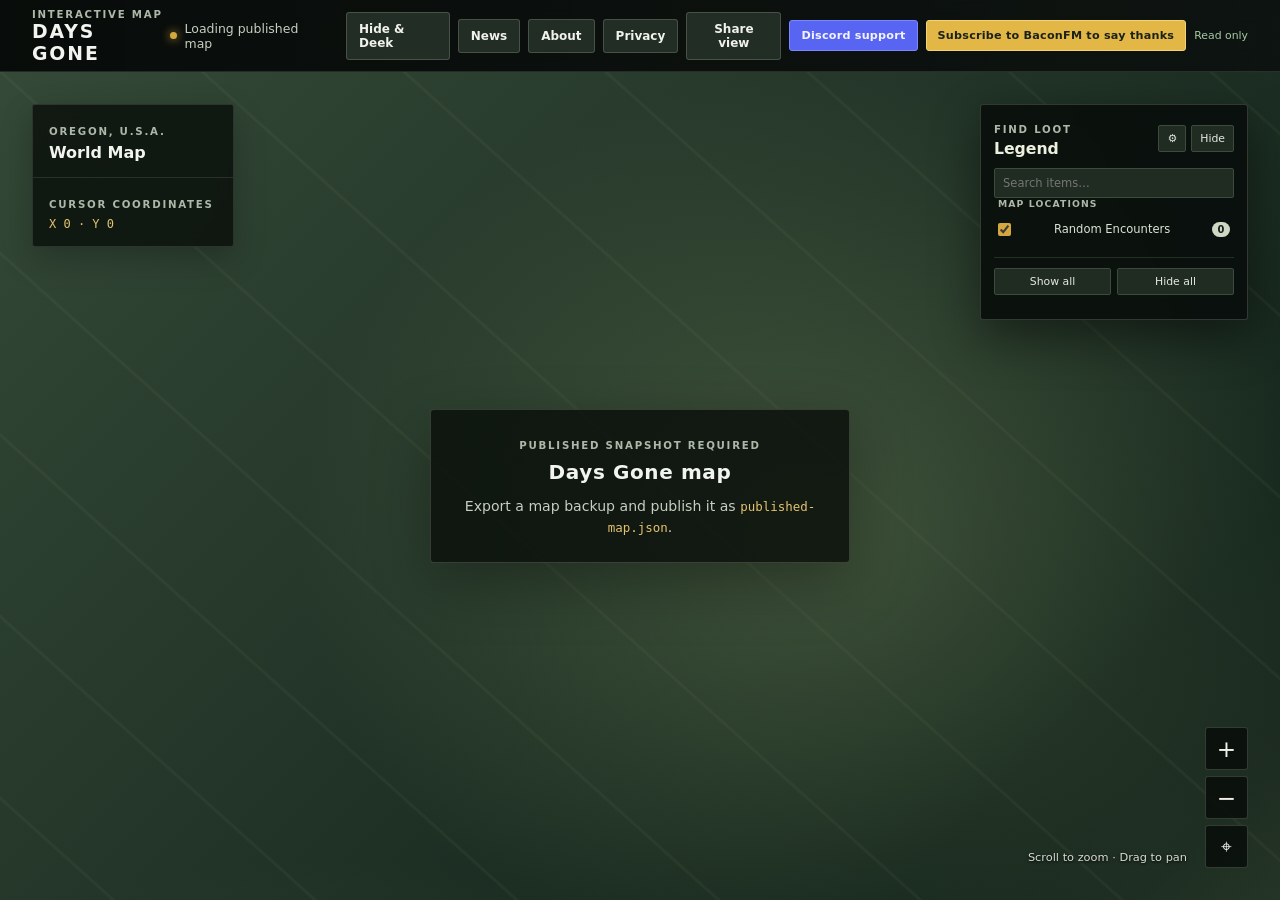
<file: index.html>
<!doctype html>
<html lang="en">
  <head>
    <meta charset="UTF-8" />
    <meta http-equiv="refresh" content="0; url=readonly/" />
    <meta name="viewport" content="width=device-width, initial-scale=1.0" />
    <meta name="description" content="Free Days Gone interactive loot map for finding gear, crafting materials, weapons, throwables, and one-time pickups." />
    <link rel="canonical" href="https://interactivemap.baconfmspeedruns.workers.dev/readonly/" />
    <title>Days Gone Interactive Loot Map</title>
  </head>
  <body>
    <p>Opening the <a href="readonly/">Days Gone map</a>…</p>
  </body>
</html>
</file>
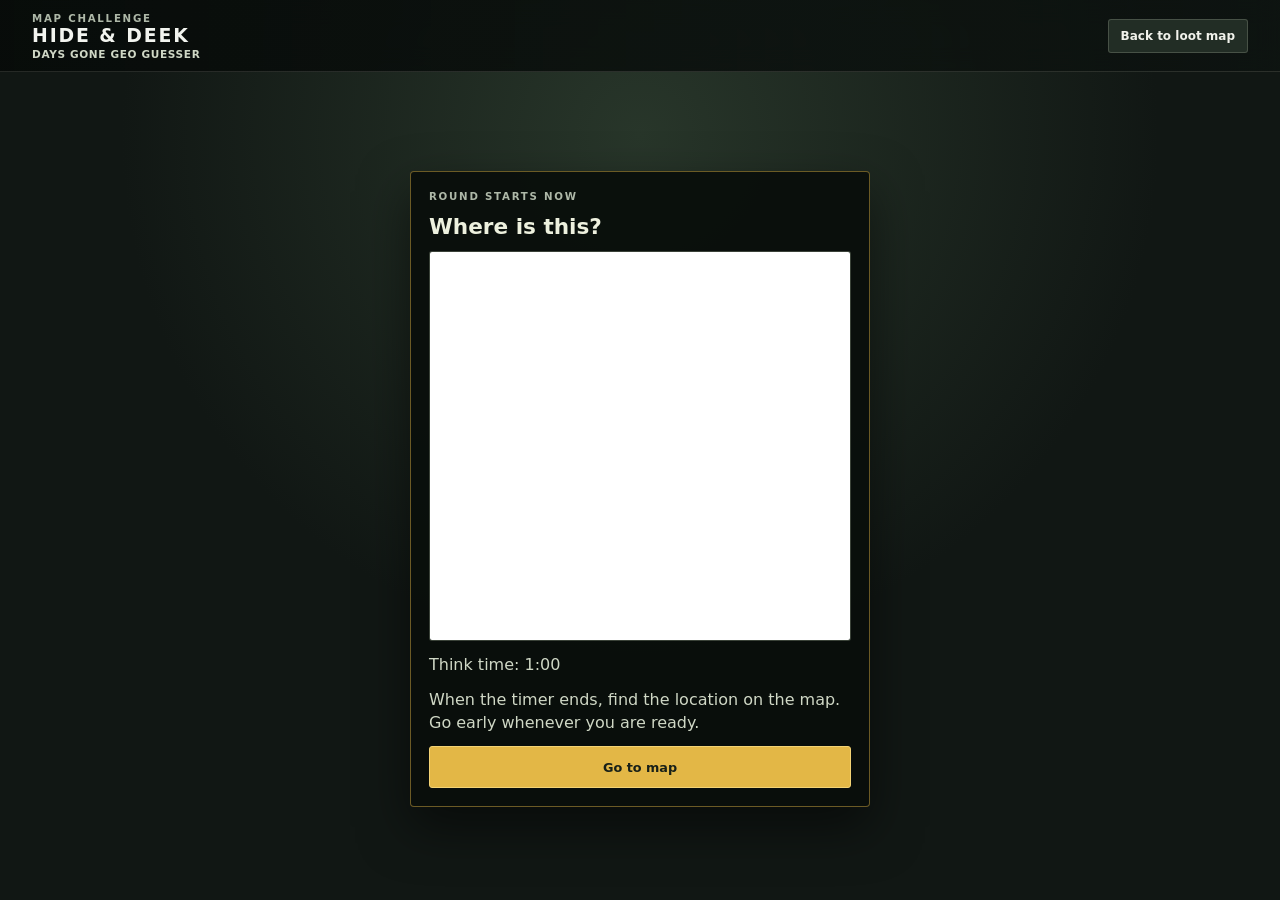
<file: hide-deek/index.html>
<!doctype html>
<html lang="en">
  <head>
    <meta charset="UTF-8" />
    <meta name="viewport" content="width=device-width, initial-scale=1.0" />
    <meta name="theme-color" content="#111714" />
    <meta name="description" content="Hide & Deek is a free Days Gone Geo Guesser game. Watch a loot-location photo or video, then pinpoint it on the Oregon map." />
    <meta name="keywords" content="Days Gone Geo Guesser, Days Gone map game, Days Gone locations, Hide and Deek, Days Gone loot map" />
    <meta name="robots" content="index, follow" />
    <meta property="og:title" content="Hide & Deek — Days Gone Geo Guesser" />
    <meta property="og:description" content="Watch a Days Gone location clue, then guess its exact spot on the Oregon map." />
    <meta property="og:type" content="website" />
    <meta property="og:url" content="https://interactivemap.baconfmspeedruns.workers.dev/hide-deek/" />
    <meta name="twitter:card" content="summary" />
    <title>Hide &amp; Deek — Days Gone Geo Guesser</title>
    <link rel="stylesheet" href="../styles.css" />
    <script type="application/ld+json">
      {
        "@context": "https://schema.org",
        "@type": "WebApplication",
        "name": "Hide & Deek — Days Gone Geo Guesser",
        "applicationCategory": "GameApplication",
        "operatingSystem": "Web",
        "isAccessibleForFree": true,
        "description": "A free Days Gone Geo Guesser game where players watch a map-location clue and identify its location on the Oregon map."
      }
    </script>
  </head>
  <body class="hide-deek-page">
    <main class="map-app">
      <header class="top-bar">
        <div class="brand"><span class="brand__eyebrow">Map Challenge</span><span class="brand__title">Hide &amp; Deek</span><span class="brand__subtitle">Days Gone Geo Guesser</span></div>
        <a class="editor-toggle" href="../readonly/">Back to loot map</a>
      </header>
      <section id="hide-deek-intro" class="hide-deek-intro" aria-live="polite">
        <div class="hide-deek-intro__card">
          <span class="map-hud__label">Round starts now</span>
          <h1>Where is this?</h1>
          <div id="hide-deek-media" class="hide-deek-intro__media" aria-label="Mystery Days Gone loot location"></div>
          <p id="hide-deek-thinking">Think time: 1:00</p>
          <p>When the timer ends, find the location on the map. Go early whenever you are ready.</p>
          <button id="hide-deek-go" type="button">Go to map</button>
        </div>
      </section>
      <section id="map-shell" class="map-shell" aria-label="Hide and Deek map" hidden>
        <div id="map-viewport" class="map-viewport" tabindex="0" aria-label="Click the map to make your guess"><div id="map-canvas" class="map-canvas"></div></div>
        <aside class="map-hud hide-deek-hud"><div class="map-hud__section"><span class="map-hud__label">Guess timer</span><strong id="hide-deek-round-timer">5:00</strong></div></aside>
        <aside class="hide-deek-game-panel"><span class="map-hud__label">Hide &amp; Deek</span><strong id="hide-deek-game-title">Find the photo location</strong><p id="hide-deek-game-message">Click the map to lock in your guess.</p><button id="hide-deek-next" type="button" hidden>Next round</button></aside>
        <nav class="map-controls" aria-label="Map navigation"><button id="zoom-in" class="map-control" type="button" aria-label="Zoom in">+</button><button id="zoom-out" class="map-control" type="button" aria-label="Zoom out">−</button><button id="reset-view" class="map-control map-control--reset" type="button" aria-label="Reset map view">⌖</button></nav>
      </section>
    </main>
    <script type="module" src="../src/hide-deek.js"></script>
  </body>
</html>
</file>
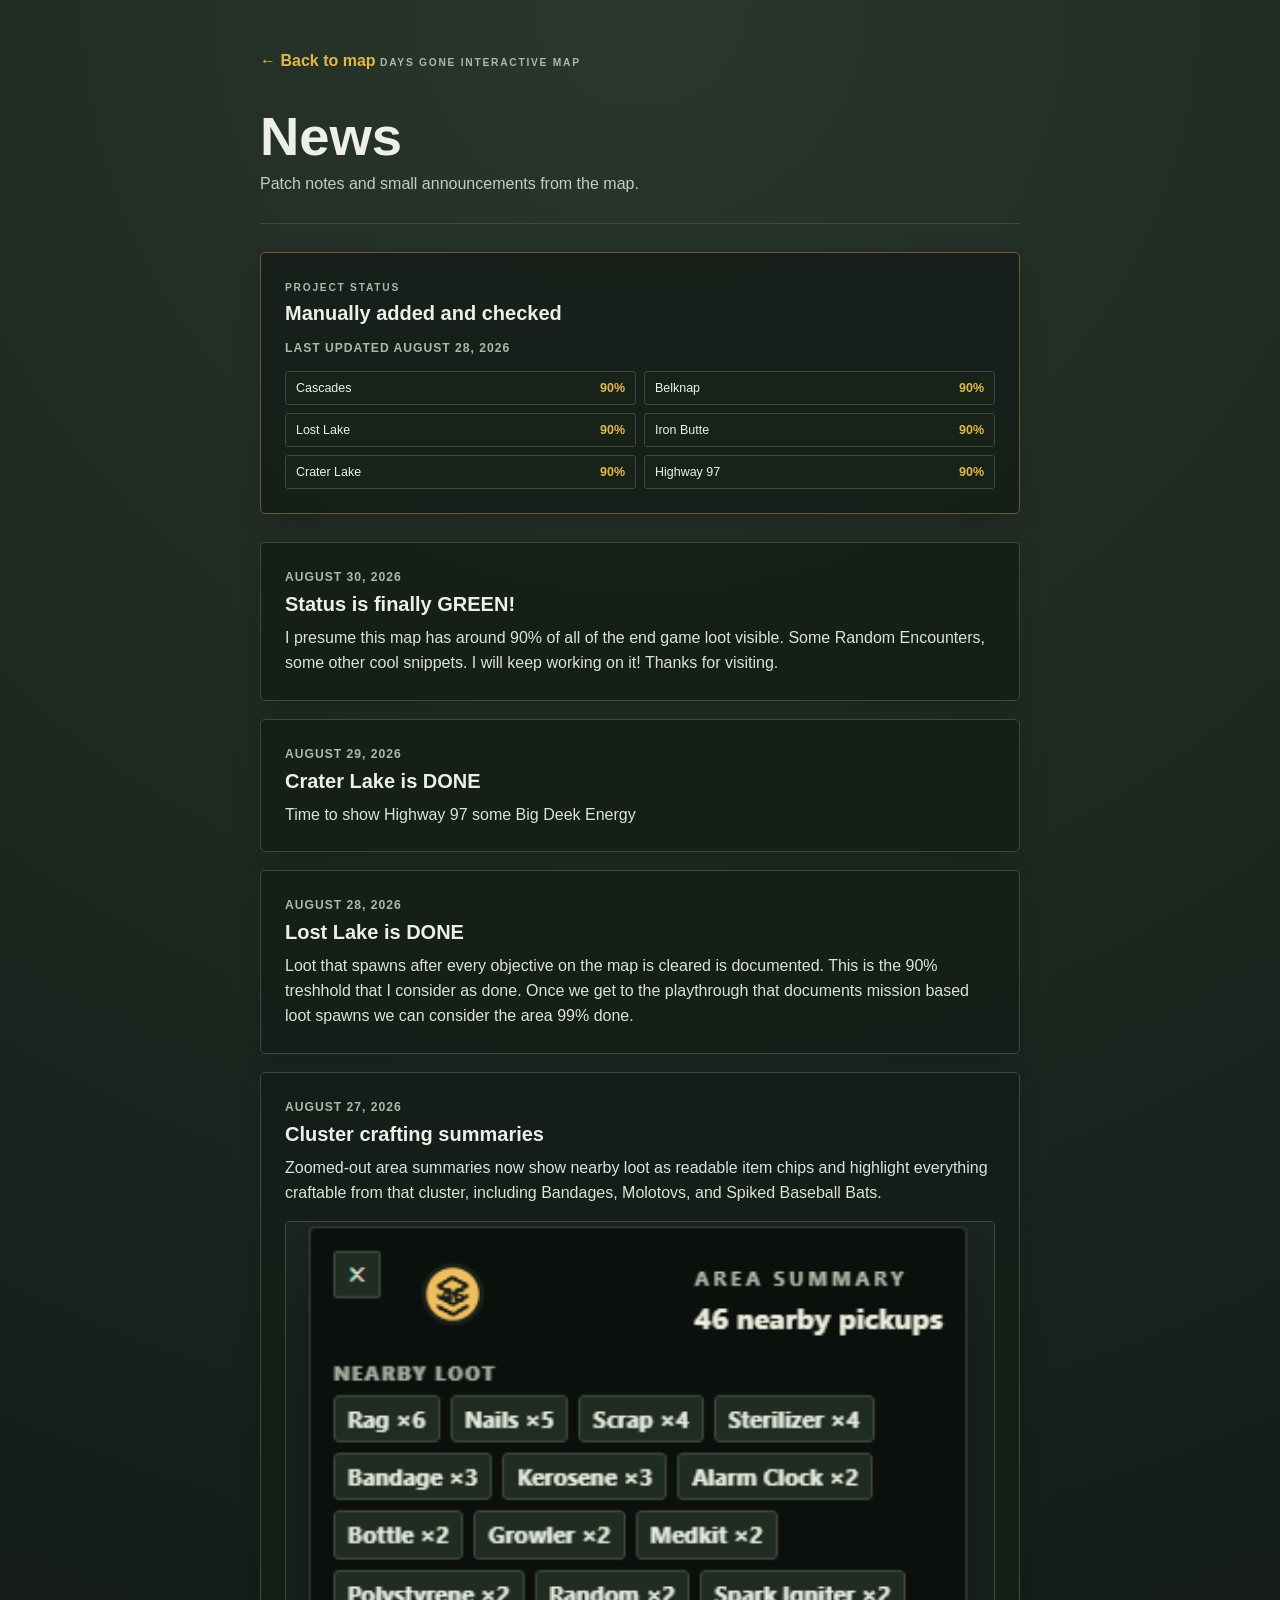
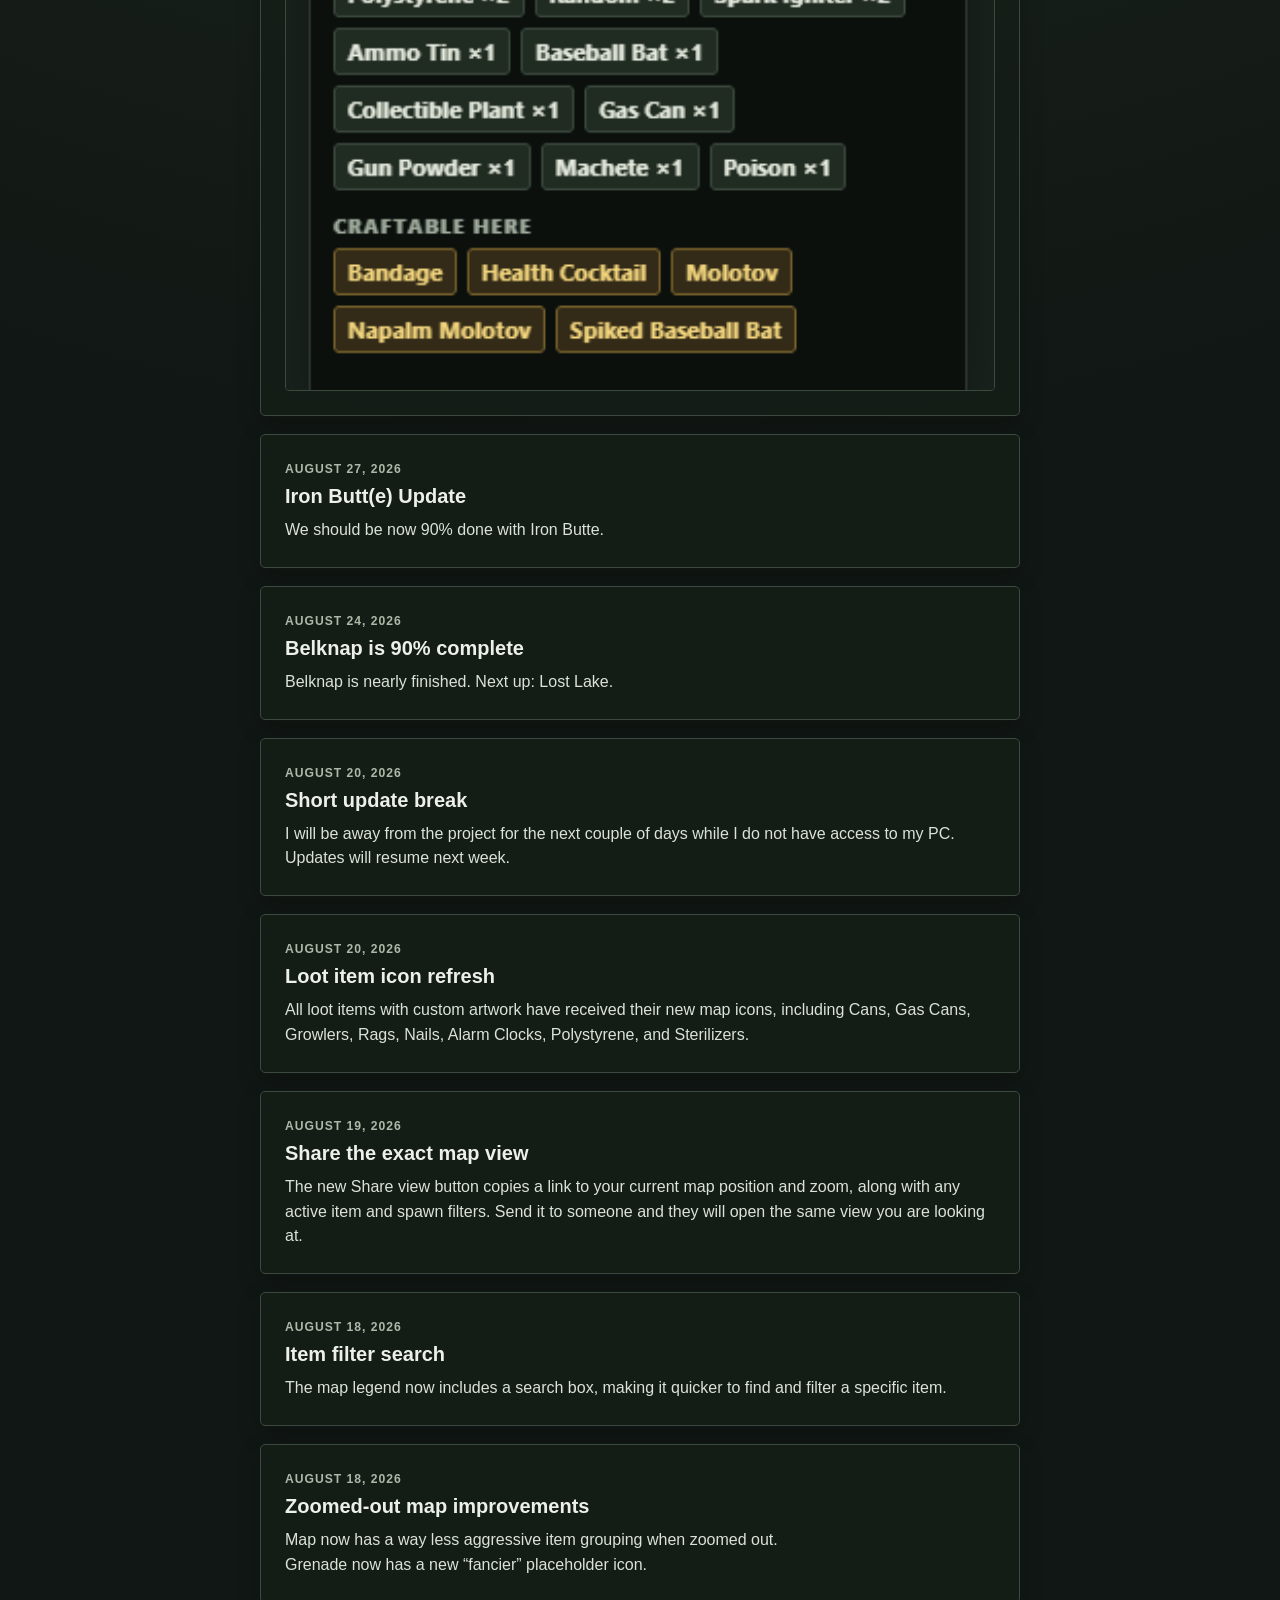
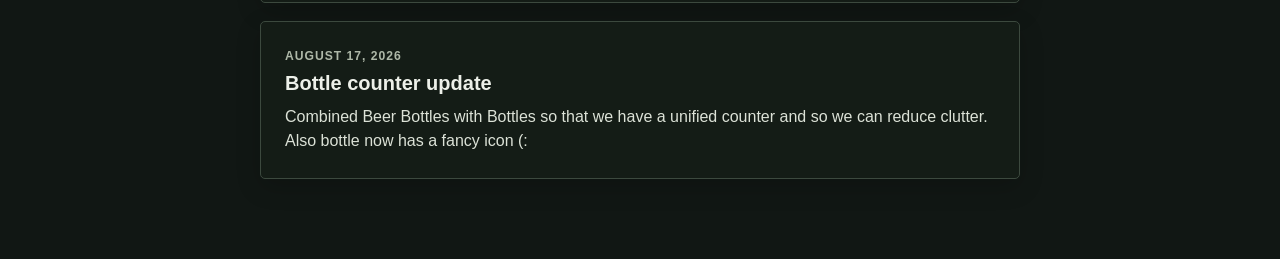
<file: news/index.html>
<!doctype html>
<html lang="en">
  <head>
    <meta charset="UTF-8" />
    <meta name="viewport" content="width=device-width, initial-scale=1.0" />
    <meta name="theme-color" content="#111714" />
    <meta name="description" content="Patch notes and announcements for the Days Gone Interactive Loot Map." />
    <link rel="canonical" href="https://interactivemap.baconfmspeedruns.workers.dev/news/" />
    <title>News — Days Gone Interactive Loot Map</title>
    <link rel="stylesheet" href="../styles.css" />
  </head>
  <body class="news-page">
    <main class="news-page__content">
      <header class="news-page__header">
        <a class="news-page__back" href="../readonly/">← Back to map</a>
        <span class="brand__eyebrow">Days Gone Interactive Map</span>
        <h1>News</h1>
        <p>Patch notes and small announcements from the map.</p>
      </header>
      <section class="project-status" aria-labelledby="project-status-heading">
        <div>
          <span class="brand__eyebrow">Project status</span>
          <h2 id="project-status-heading">Manually added and checked</h2>
        </div>
        <p id="project-status-updated" class="project-status__updated"></p>
        <div id="project-status-regions" class="project-status__regions"></div>
      </section>
      <section id="news-list" class="news-list" aria-label="News posts"></section>
    </main>
    <script type="module" src="news.js"></script>
  </body>
</html>
</file>
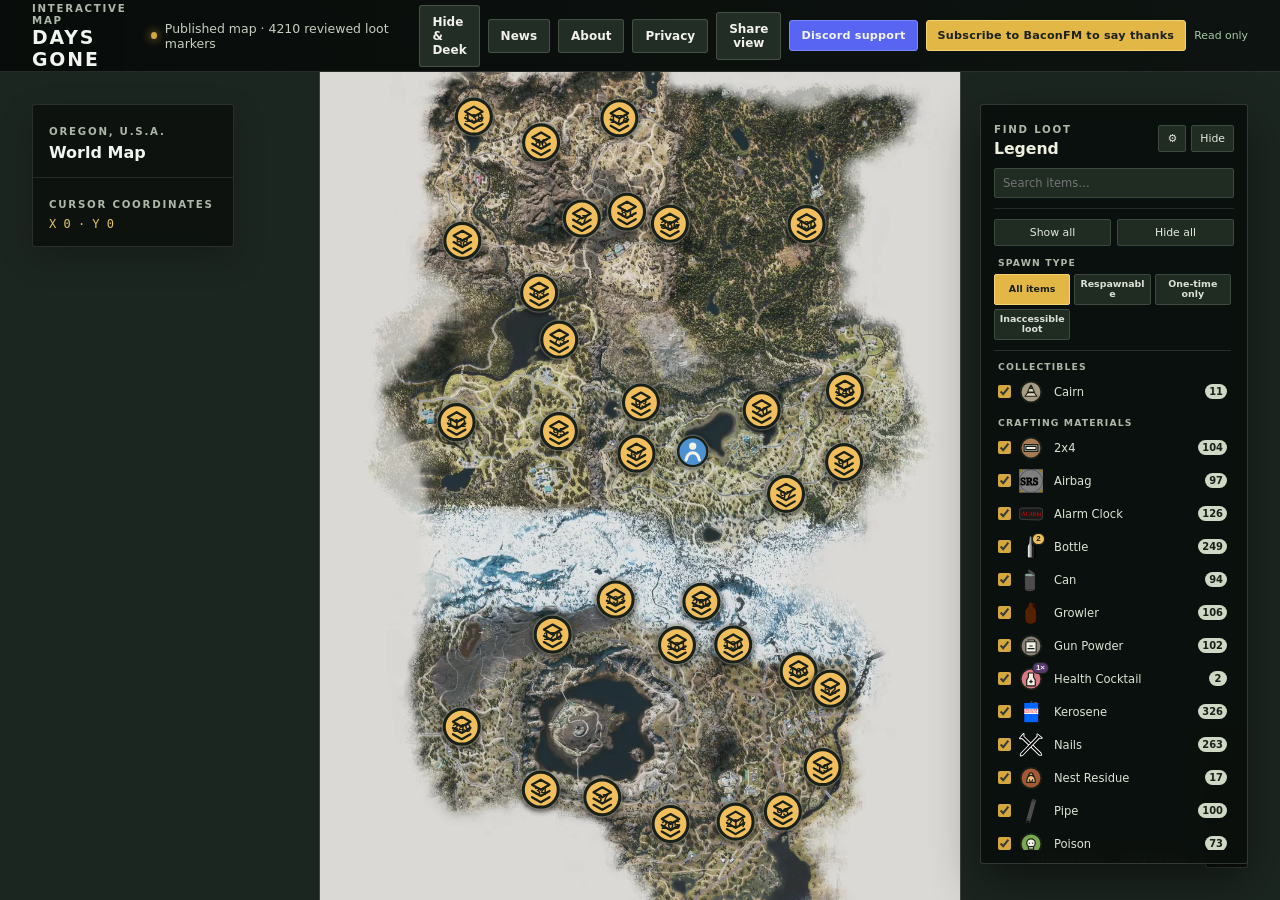
<file: readonly/index.html>
<!doctype html>
<html lang="en">
  <head>
    <meta charset="UTF-8" />
    <meta name="viewport" content="width=device-width, initial-scale=1.0" />
    <meta name="theme-color" content="#111714" />
    <meta name="description" content="Free Days Gone interactive loot map for finding gear, crafting materials, weapons, throwables, plants, and one-time pickups across Oregon." />
    <meta name="keywords" content="Days Gone interactive map, Days Gone loot map, Days Gone loot locations, Days Gone weapons, Days Gone crafting materials, Days Gone Oregon map" />
    <meta name="robots" content="index, follow" />
    <link rel="canonical" href="https://interactivemap.baconfmspeedruns.workers.dev/readonly/" />
    <meta property="og:title" content="Days Gone Interactive Loot Map" />
    <meta property="og:description" content="Find Days Gone loot, gear, crafting materials, weapons and one-time pickups on an interactive Oregon map." />
    <meta property="og:type" content="website" />
    <meta property="og:url" content="https://interactivemap.baconfmspeedruns.workers.dev/readonly/" />
    <meta name="twitter:card" content="summary" />
    <title>Days Gone Interactive Loot Map — Gear &amp; Locations</title>
    <link rel="stylesheet" href="../styles.css" />
    <script type="application/ld+json">
      {
        "@context": "https://schema.org",
        "@type": "WebApplication",
        "name": "Days Gone Interactive Loot Map",
        "applicationCategory": "GameApplication",
        "operatingSystem": "Web",
        "isAccessibleForFree": true,
        "description": "A free, community-built interactive Days Gone loot map for tracking gear, crafting materials, weapons, throwables and item spawn information across Oregon."
      }
    </script>
  </head>
  <body>
    <main class="map-app">
      <header class="top-bar">
        <div class="brand">
          <span class="brand__eyebrow">Interactive Map</span>
          <span class="brand__title">Days Gone</span>
        </div>
        <div class="top-bar__status" aria-live="polite">
          <span class="status-dot"></span>
          <span id="map-status">Loading published map</span>
        </div>
        <button id="mobile-filters-toggle" class="mobile-top-action" type="button" aria-expanded="false" aria-controls="map-legend">Filters</button>
        <button id="mobile-menu-toggle" class="mobile-top-action mobile-top-action--menu" type="button" aria-expanded="false" aria-controls="top-bar-links" aria-label="Open menu">☰</button>
        <div id="top-bar-links" class="top-bar__links">
          <a class="editor-toggle" href="../hide-deek/">Hide &amp; Deek</a>
          <a class="editor-toggle" href="../news/">News</a>
          <a class="editor-toggle" href="../about.html">About</a>
          <a class="editor-toggle" href="../privacy.html">Privacy</a>
          <button id="share-map" class="editor-toggle" type="button">Share view</button>
          <a class="discord-link" href="https://discord.gg/V8sqdVemgM" target="_blank" rel="noopener noreferrer">Discord support</a>
          <a class="thanks-link" href="https://www.youtube.com/@bacon-fm/" target="_blank" rel="noopener noreferrer">Subscribe to BaconFM to say thanks</a>
          <span class="save-state">Read only</span>
        </div>
      </header>

      <section id="map-shell" class="map-shell" aria-label="Days Gone world map">
        <div id="map-viewport" class="map-viewport" tabindex="0" aria-label="Pan and zoom the map">
          <div id="map-canvas" class="map-canvas"></div>
          <div id="map-empty-state" class="map-empty-state" role="status">
            <span class="map-empty-state__eyebrow">Published snapshot required</span>
            <strong>Days Gone map</strong>
            <p>Export a map backup and publish it as <code>published-map.json</code>.</p>
          </div>
        </div>

        <aside class="map-hud" aria-label="Map information">
          <div class="map-hud__section map-hud__section--title">
            <span class="map-hud__label">Oregon, U.S.A.</span>
            <strong>World Map</strong>
          </div>
          <div class="map-hud__section map-hud__section--coordinates">
            <span class="map-hud__label">Cursor coordinates</span>
            <output id="coordinate-readout">X 0 · Y 0</output>
          </div>
        </aside>

        <aside id="marker-details" class="marker-details" aria-live="polite" hidden>
          <button id="marker-details-close" class="marker-details__close" type="button" aria-label="Close item details">×</button>
          <span id="marker-details-icon" class="marker-details__icon"></span>
          <div>
            <span id="marker-details-type" class="map-hud__label"></span>
            <strong id="marker-details-title"></strong>
          </div>
          <div id="marker-details-description" class="marker-details__description"></div>
          <div id="marker-details-photos" class="marker-details__photos" hidden></div>
        </aside>

        <aside class="map-legend" aria-label="Map legend">
          <div class="map-legend__heading">
            <div>
              <span class="map-hud__label">Find loot</span>
              <strong>Legend</strong>
            </div>
            <div class="map-legend__buttons">
              <button id="cluster-settings-toggle" class="map-legend__collapse" type="button" aria-expanded="false" aria-controls="cluster-settings" aria-label="Filter settings" title="Filter settings">⚙</button>
              <button id="legend-toggle" class="map-legend__collapse" type="button" aria-expanded="true" aria-controls="map-legend-search map-legend-items">Hide</button>
            </div>
          </div>
          <div id="cluster-settings" class="cluster-settings" hidden>
            <label for="filter-text-size">Item text size <output id="filter-text-size-value">100%</output></label>
            <input id="filter-text-size" type="range" min="80" max="250" step="10" value="100" />
            <label for="cluster-zoom">Split item pins at <output id="cluster-zoom-value">95%</output> of maximum zoom</label>
            <input id="cluster-zoom" type="range" min="15" max="100" step="1" value="95" />
          </div>
          <label id="map-legend-search" class="map-legend__search">
            <input id="legend-search-input" type="search" aria-label="Search items" placeholder="Search items…" autocomplete="off" />
          </label>
          <section id="map-legend-location-filters" class="map-legend__group" hidden>
            <h2>Map locations</h2>
            <label class="map-legend__item">
              <input id="random-encounters-toggle" type="checkbox" checked />
              <span id="random-encounters-icon" class="map-legend__icon"></span>
              <span>Random Encounters</span>
              <span id="random-encounters-count" class="map-legend__count">0</span>
            </label>
            <div id="random-encounter-kind-filters"></div>
          </section>
          <div class="map-legend__actions">
            <button id="legend-show-all" type="button">Show all</button>
            <button id="legend-hide-all" type="button">Hide all</button>
          </div>
          <div id="map-legend-items" class="map-legend__items"></div>
        </aside>

        <nav class="map-controls" aria-label="Map navigation">
          <button id="zoom-in" class="map-control" type="button" aria-label="Zoom in">+</button>
          <button id="zoom-out" class="map-control" type="button" aria-label="Zoom out">−</button>
          <button id="reset-view" class="map-control map-control--reset" type="button" aria-label="Reset map view">⌖</button>
        </nav>

        <p class="map-hint">Scroll to zoom · Drag to pan</p>
      </section>
    </main>

    <script type="module" src="../src/public-map.js"></script>
  </body>
</html>
</file>
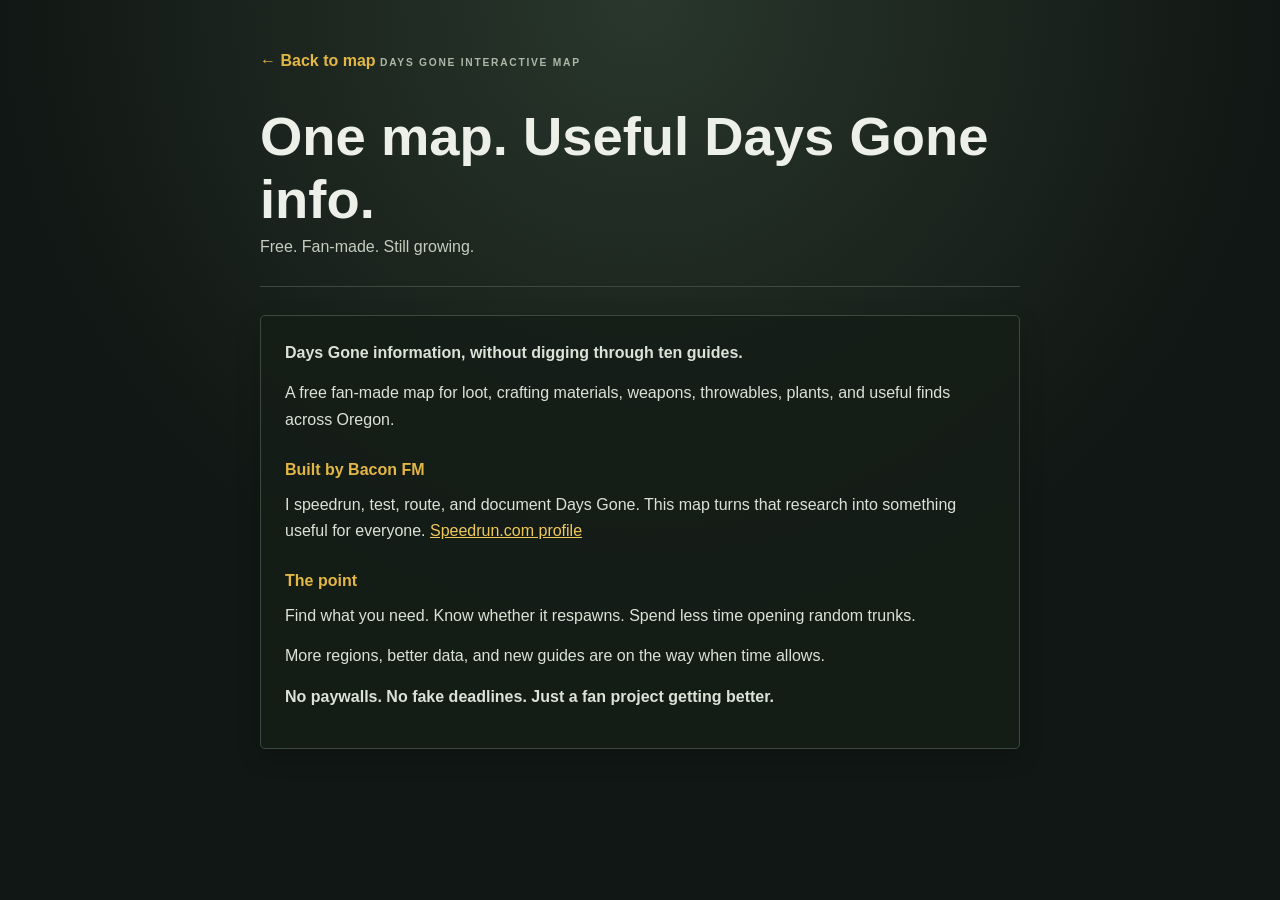
<file: about.html>
<!doctype html>
<html lang="en">
  <head>
    <meta charset="UTF-8" />
    <meta name="viewport" content="width=device-width, initial-scale=1.0" />
    <meta name="theme-color" content="#111714" />
    <meta name="description" content="A free, fan-made Days Gone loot map built by Bacon FM." />
    <link rel="canonical" href="https://interactivemap.baconfmspeedruns.workers.dev/about.html" />
    <title>About — Days Gone Interactive Loot Map</title>
    <link rel="stylesheet" href="styles.css" />
  </head>
  <body class="news-page about-page">
    <main class="news-page__content">
      <header class="news-page__header">
        <a class="news-page__back" href="readonly/">← Back to map</a>
        <span class="brand__eyebrow">Days Gone Interactive Map</span>
        <h1>One map. Useful Days Gone info.</h1>
        <p>Free. Fan-made. Still growing.</p>
      </header>

      <article id="about-content" class="about-content" aria-live="polite">
        <p>Loading the project overview…</p>
      </article>
    </main>
    <script type="module">
      const content = document.querySelector("#about-content");
      const escapeHtml = (value) => value.replaceAll("&", "&amp;").replaceAll("<", "&lt;").replaceAll(">", "&gt;");
      const inline = (value) => escapeHtml(value)
        .replace(/\[([^\]]+)]\((https?:\/\/[^\s)]+)\)/g, '<a href="$2" target="_blank" rel="noopener noreferrer">$1</a>')
        .replace(/\*\*([^*]+)\*\*/g, "<strong>$1</strong>")
        .replace(/\*([^*]+)\*/g, "<em>$1</em>");
      const markdown = await fetch("about.txt").then((response) => response.ok ? response.text() : Promise.reject());
      let listOpen = false;
      const blocks = [];
      markdown.split(/\r?\n/).forEach((line, index) => {
        const closeList = () => { if (listOpen) { blocks.push("</ul>"); listOpen = false; } };
        if (!line.trim()) return;
        if (line === "---") { closeList(); blocks.push("<hr>"); return; }
        if (line.startsWith("- ")) { if (!listOpen) { blocks.push("<ul>"); listOpen = true; } blocks.push(`<li>${inline(line.slice(2))}</li>`); return; }
        closeList();
        if (line.startsWith("# ")) { if (index) blocks.push(`<h2>${inline(line.slice(2))}</h2>`); return; }
        if (line.startsWith("## ")) { blocks.push(`<h3>${inline(line.slice(3))}</h3>`); return; }
        if (line.startsWith("> ")) { blocks.push(`<blockquote>${inline(line.slice(2))}</blockquote>`); return; }
        blocks.push(`<p>${inline(line)}</p>`);
      });
      if (listOpen) blocks.push("</ul>");
      content.innerHTML = blocks.join("");
    </script>
  </body>
</html>
</file>
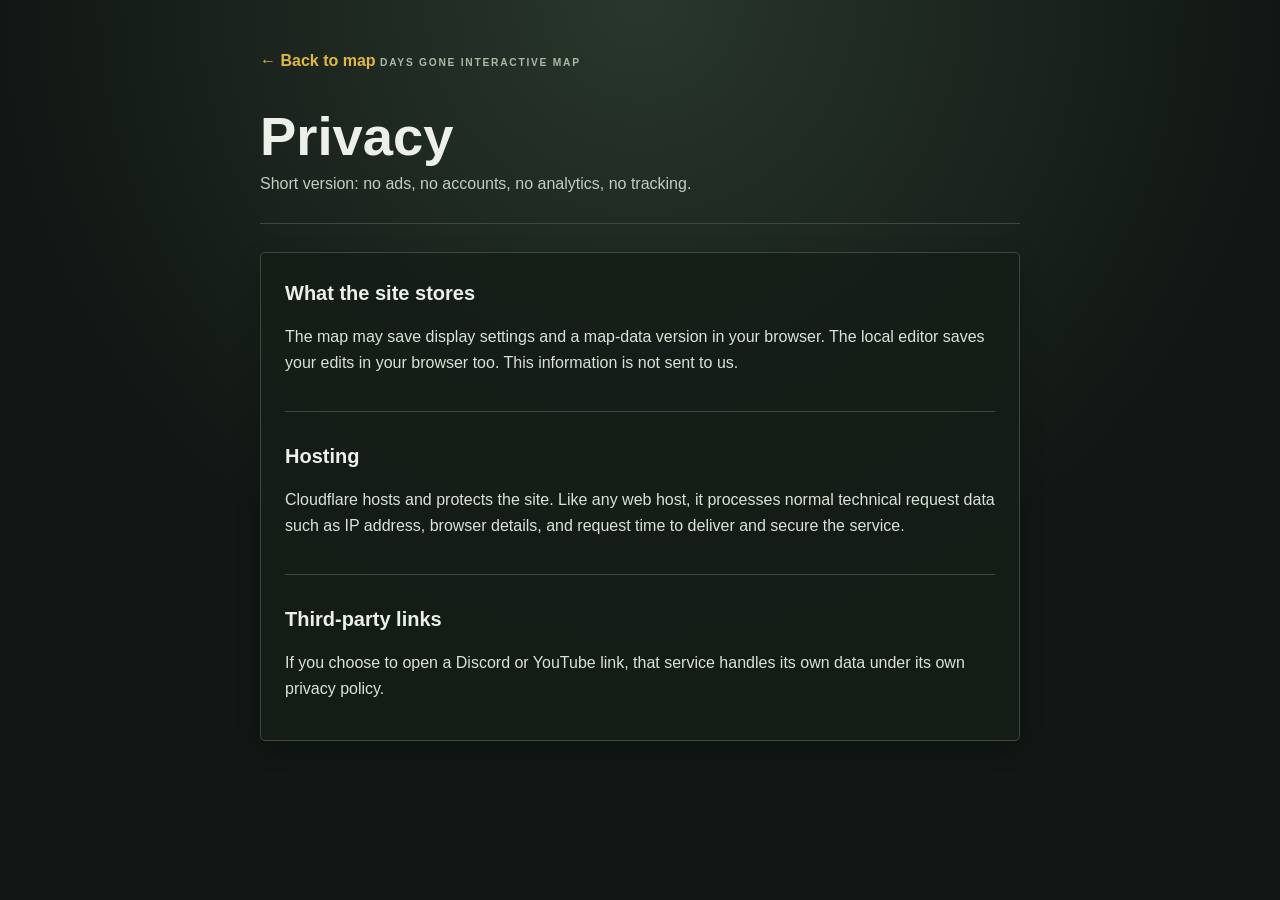
<file: privacy.html>
<!doctype html>
<html lang="en">
  <head>
    <meta charset="UTF-8" />
    <meta name="viewport" content="width=device-width, initial-scale=1.0" />
    <meta name="theme-color" content="#111714" />
    <meta name="description" content="Privacy information for the Days Gone Interactive Loot Map." />
    <title>Privacy — Days Gone Interactive Loot Map</title>
    <link rel="stylesheet" href="styles.css" />
  </head>
  <body class="news-page about-page">
    <main class="news-page__content">
      <header class="news-page__header">
        <a class="news-page__back" href="readonly/">← Back to map</a>
        <span class="brand__eyebrow">Days Gone Interactive Map</span>
        <h1>Privacy</h1>
        <p>Short version: no ads, no accounts, no analytics, no tracking.</p>
      </header>
      <article class="about-content">
        <h2>What the site stores</h2>
        <p>The map may save display settings and a map-data version in your browser. The local editor saves your edits in your browser too. This information is not sent to us.</p>
        <h2>Hosting</h2>
        <p>Cloudflare hosts and protects the site. Like any web host, it processes normal technical request data such as IP address, browser details, and request time to deliver and secure the service.</p>
        <h2>Third-party links</h2>
        <p>If you choose to open a Discord or YouTube link, that service handles its own data under its own privacy policy.</p>
      </article>
    </main>
  </body>
</html>
</file>
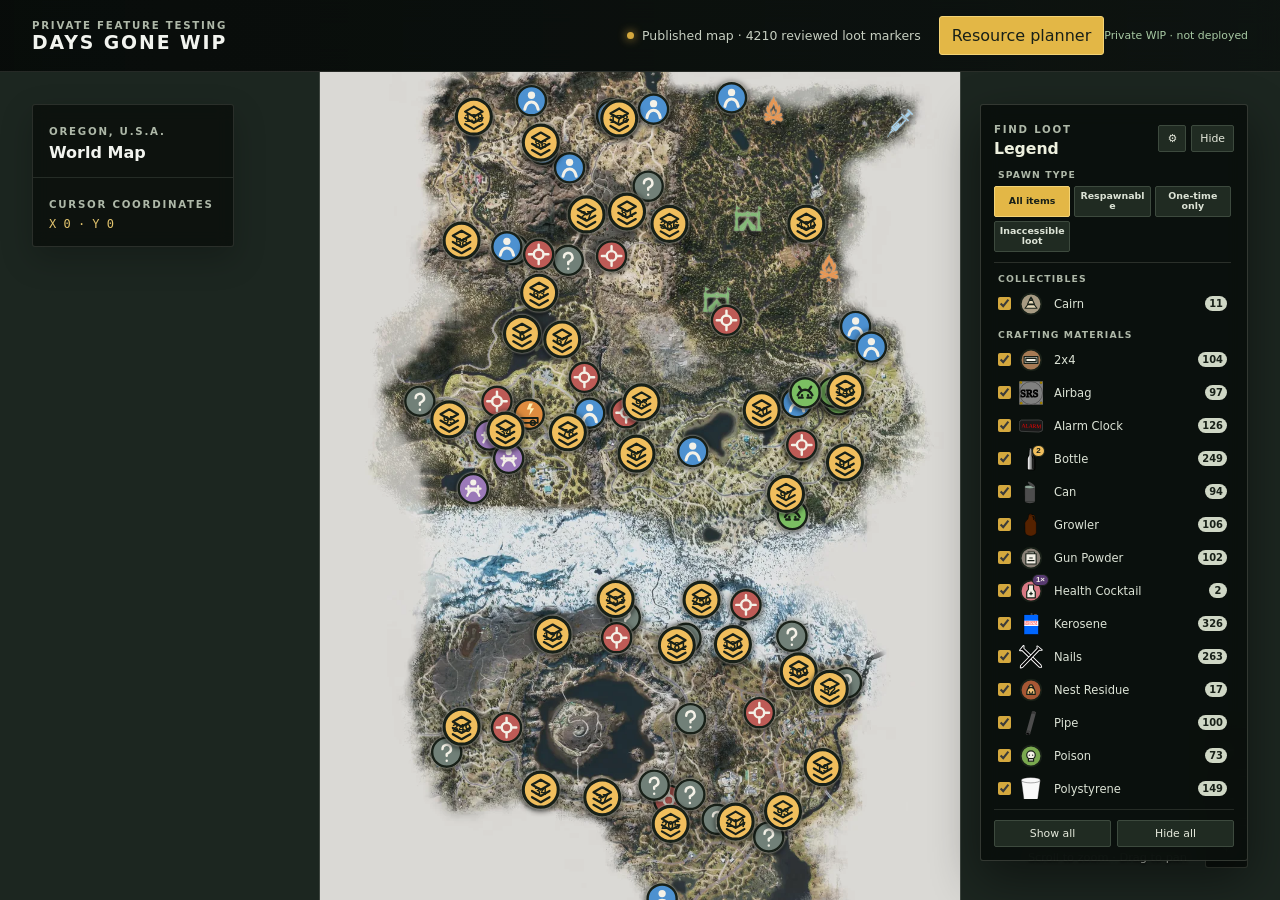
<file: WIP/interactivewip.html>
<!doctype html>
<html lang="en">
  <head>
    <meta charset="UTF-8" />
    <meta name="viewport" content="width=device-width, initial-scale=1.0" />
    <meta name="theme-color" content="#111714" />
    <meta name="description" content="Private work-in-progress test map for Days Gone resource planning and fast travel." />
    <meta name="robots" content="noindex, nofollow" />
    <title>Days Gone Interactive Map — WIP</title>
    <link rel="stylesheet" href="../styles.css" />
  </head>
  <body>
    <main class="map-app">
      <header class="top-bar">
        <div class="brand">
          <span class="brand__eyebrow">Private feature testing</span>
          <span class="brand__title">Days Gone WIP</span>
        </div>
        <div class="top-bar__status" aria-live="polite">
          <span class="status-dot"></span>
          <span id="map-status">Loading published map</span>
        </div>
        <button id="planner-toggle" class="planner-toggle" type="button" aria-expanded="false" aria-controls="resource-planner">Resource planner</button>
        <span class="save-state">Private WIP · not deployed</span>
      </header>

      <section id="map-shell" class="map-shell" aria-label="Days Gone world map">
        <div id="map-viewport" class="map-viewport" tabindex="0" aria-label="Pan and zoom the map">
          <div id="map-canvas" class="map-canvas"></div>
          <div id="map-empty-state" class="map-empty-state" role="status">
            <span class="map-empty-state__eyebrow">Published snapshot required</span>
            <strong>Days Gone map</strong>
            <p>Export a map backup and publish it as <code>published-map.json</code>.</p>
          </div>
        </div>

        <aside class="map-hud" aria-label="Map information">
          <div class="map-hud__section map-hud__section--title">
            <span class="map-hud__label">Oregon, U.S.A.</span>
            <strong>World Map</strong>
          </div>
          <div class="map-hud__section map-hud__section--coordinates">
            <span class="map-hud__label">Cursor coordinates</span>
            <output id="coordinate-readout">X 0 · Y 0</output>
          </div>
        </aside>

        <aside id="marker-details" class="marker-details" aria-live="polite" hidden>
          <button id="marker-details-close" class="marker-details__close" type="button" aria-label="Close item details">×</button>
          <span id="marker-details-icon" class="marker-details__icon"></span>
          <div>
            <span id="marker-details-type" class="map-hud__label"></span>
            <strong id="marker-details-title"></strong>
          </div>
          <p id="marker-details-description"></p>
          <div id="marker-details-photos" class="marker-details__photos" hidden></div>
        </aside>

        <aside id="resource-planner" class="resource-planner" aria-label="GPS resource planner" hidden>
          <div class="resource-planner__heading">
            <div><span class="map-hud__label">GPS / Resource planner</span><strong>Find what you need</strong></div>
            <button id="planner-close" class="map-legend__collapse" type="button" aria-label="Close resource planner">×</button>
          </div>
          <p class="resource-planner__intro">Add raw resources or craftable gear, then choose where you are to rank nearby loot zones.</p>
          <div class="resource-planner__add">
            <select id="planner-request" aria-label="Resource or crafted item"></select>
            <input id="planner-quantity" type="number" min="1" max="99" value="1" aria-label="Quantity" />
            <button id="planner-add" type="button">Add</button>
          </div>
          <div id="planner-requests" class="resource-planner__requests" aria-live="polite"></div>
          <button id="planner-set-start" class="resource-planner__start" type="button">Set my map position</button>
          <p id="planner-start-readout" class="resource-planner__start-readout">Start point: map centre</p>
          <label class="resource-planner__fast-travel-label" for="fast-travel-name">Fast travel test point</label>
          <div class="resource-planner__add">
            <input id="fast-travel-name" type="text" maxlength="60" placeholder="e.g. Lost Lake camp" />
            <span></span>
            <button id="fast-travel-add" type="button">Place</button>
          </div>
          <div id="fast-travel-points" class="resource-planner__requests"></div>
          <button id="planner-run" class="resource-planner__run" type="button">Find best loot zones</button>
          <div id="planner-requirements" class="resource-planner__requirements" hidden></div>
          <div id="planner-results" class="resource-planner__results" hidden></div>
        </aside>


        <aside class="map-legend" aria-label="Map legend">
          <div class="map-legend__heading">
            <div>
              <span class="map-hud__label">Find loot</span>
              <strong>Legend</strong>
            </div>
            <div class="map-legend__buttons">
              <button id="cluster-settings-toggle" class="map-legend__collapse" type="button" aria-expanded="false" aria-controls="cluster-settings" aria-label="Cluster settings">⚙</button>
              <button id="legend-toggle" class="map-legend__collapse" type="button" aria-expanded="true" aria-controls="map-legend-items">Hide</button>
            </div>
          </div>
          <div id="cluster-settings" class="cluster-settings" hidden>
            <label for="cluster-zoom">Split item pins at <output id="cluster-zoom-value">95%</output> of maximum zoom</label>
            <input id="cluster-zoom" type="range" min="15" max="100" step="1" value="95" />
          </div>
          <div id="map-legend-items" class="map-legend__items"></div>
          <div class="map-legend__actions">
            <button id="legend-show-all" type="button">Show all</button>
            <button id="legend-hide-all" type="button">Hide all</button>
          </div>
        </aside>

        <nav class="map-controls" aria-label="Map navigation">
          <button id="zoom-in" class="map-control" type="button" aria-label="Zoom in">+</button>
          <button id="zoom-out" class="map-control" type="button" aria-label="Zoom out">−</button>
          <button id="reset-view" class="map-control map-control--reset" type="button" aria-label="Reset map view">⌖</button>
        </nav>

        <p class="map-hint">Scroll to zoom · Drag to pan</p>
      </section>
    </main>

    <script type="module" src="../src/wip-map.js"></script>
  </body>
</html>
</file>
<file: styles.css>
:root {
  color-scheme: dark;
  font-family: Inter, ui-sans-serif, system-ui, -apple-system, BlinkMacSystemFont, "Segoe UI", sans-serif;
  background: #0b100e;
  color: #f2f4ef;
}

* { box-sizing: border-box; }

body { margin: 0; min-width: 320px; min-height: 100vh; }

button, output { font: inherit; }

.map-app { min-height: 100vh; background: #111714; }

.top-bar {
  position: fixed;
  z-index: 10;
  top: 0;
  left: 0;
  right: 0;
  height: 72px;
  display: flex;
  align-items: center;
  justify-content: space-between;
  padding: 0 32px;
  background: linear-gradient(90deg, rgb(8 12 10 / 96%), rgb(13 19 16 / 78%));
  border-bottom: 1px solid rgb(235 239 223 / 13%);
  backdrop-filter: blur(12px);
}
.top-bar__links { display: flex; align-items: center; gap: 8px; }
.mobile-top-action { display: none; }

.brand { display: grid; color: inherit; text-decoration: none; text-transform: uppercase; }
.brand__eyebrow, .map-hud__label, .map-empty-state__eyebrow { color: #aeb8a8; font-size: 0.64rem; font-weight: 700; letter-spacing: 0.17em; text-transform: uppercase; }
.brand__title { font-size: 1.18rem; font-weight: 850; letter-spacing: 0.1em; }

.top-bar__status { display: flex; align-items: center; gap: 8px; margin-left: auto; margin-right: 18px; color: #c6cec0; font-size: 0.78rem; }
.status-dot { width: 7px; height: 7px; border-radius: 50%; background: #d4a83e; box-shadow: 0 0 10px #d4a83e; }
.thanks-link { padding: 8px 11px; color: #1a211a; background: #e3b746; border: 1px solid #f3d375; border-radius: 3px; font-size: 0.7rem; font-weight: 850; letter-spacing: 0.02em; text-decoration: none; white-space: nowrap; }
.thanks-link:hover, .thanks-link:focus-visible { background: #f1c85e; outline: 2px solid #f4d47d; outline-offset: 2px; }
.discord-link { padding: 8px 11px; color: #f3f4ff; background: #5865f2; border: 1px solid #7c86ff; border-radius: 3px; font-size: 0.7rem; font-weight: 850; letter-spacing: 0.02em; text-decoration: none; white-space: nowrap; }
.discord-link:hover, .discord-link:focus-visible { background: #6974f6; outline: 2px solid #9fa6ff; outline-offset: 2px; }

.map-shell { position: relative; min-height: 100vh; padding-top: 72px; overflow: hidden; }
.map-viewport { position: absolute; inset: 72px 0 0; overflow: hidden; cursor: grab; outline: none; touch-action: none; user-select: none; -webkit-user-select: none; background: #1c2620; }
.map-viewport:focus-visible { outline: 2px solid #d4a83e; outline-offset: -2px; }
.map-viewport.is-dragging { cursor: grabbing; }

.map-canvas {
  position: absolute;
  transform-origin: 0 0;
  width: 2048px;
  height: 1536px;
  background-color: #1e2922;
  background-position: center;
  background-size: 100% 100%;
  image-rendering: auto;
}

.map-canvas::before {
  content: "";
  position: absolute;
  inset: 0;
  background:
    radial-gradient(ellipse at 40% 30%, rgb(116 137 91 / 40%), transparent 30%),
    radial-gradient(ellipse at 77% 64%, rgb(44 78 56 / 46%), transparent 27%),
    radial-gradient(ellipse at 16% 76%, rgb(115 99 65 / 28%), transparent 23%),
    repeating-linear-gradient(42deg, transparent 0 60px, rgb(199 188 143 / 5%) 61px 63px, transparent 64px 135px),
    linear-gradient(135deg, #344937, #14251c 48%, #5a563b);
  opacity: var(--placeholder-opacity, 1);
  pointer-events: none;
}

.map-canvas.has-background::before { opacity: 0; }

.map-empty-state {
  position: absolute;
  z-index: 2;
  top: 50%;
  left: 50%;
  width: min(420px, calc(100vw - 48px));
  padding: 24px 28px;
  text-align: center;
  transform: translate(-50%, -50%);
  background: rgb(9 14 11 / 81%);
  border: 1px solid rgb(233 234 210 / 18%);
  border-radius: 4px;
  box-shadow: 0 20px 60px rgb(0 0 0 / 32%);
  transition: opacity 180ms ease, visibility 180ms ease;
}
.map-empty-state strong { display: block; margin-top: 7px; font-size: 1.25rem; letter-spacing: 0.03em; }
.map-empty-state p { margin: 12px 0 0; color: #c7cec1; font-size: 0.88rem; line-height: 1.5; }
.map-empty-state code { color: #e4c36f; font-size: 0.78rem; overflow-wrap: anywhere; }
.map-empty-state.is-hidden { opacity: 0; visibility: hidden; }

.map-hud {
  position: absolute;
  z-index: 3;
  top: 104px;
  left: 32px;
  width: 202px;
  background: rgb(10 15 12 / 82%);
  border: 1px solid rgb(237 240 222 / 13%);
  border-radius: 3px;
  box-shadow: 0 12px 32px rgb(0 0 0 / 22%);
  backdrop-filter: blur(8px);
}
.map-hud__section { padding: 15px 16px; }
.map-hud__section + .map-hud__section { border-top: 1px solid rgb(237 240 222 / 11%); }
.map-hud strong { display: block; margin-top: 4px; font-size: 1rem; }
.map-hud output { display: block; margin-top: 5px; color: #e2c36d; font-family: ui-monospace, SFMono-Regular, Menlo, monospace; font-size: 0.75rem; }

.map-controls { position: absolute; z-index: 3; right: 32px; bottom: 32px; display: grid; gap: 6px; }
.map-control { width: 43px; height: 43px; border: 1px solid rgb(237 240 222 / 18%); border-radius: 3px; background: rgb(9 14 11 / 86%); color: #f1f2eb; cursor: pointer; font-size: 1.45rem; line-height: 1; transition: background 120ms ease, border-color 120ms ease; }
.map-control:hover, .map-control:focus-visible { background: #28352b; border-color: #d4a83e; outline: none; }
.map-control--reset { font-size: 1.2rem; }
.map-hint { position: absolute; z-index: 3; right: 93px; bottom: 36px; margin: 0; color: #d7ddd2; font-size: 0.71rem; text-shadow: 0 1px 3px #000; }
.map-legend { position: absolute; z-index: 4; top: 104px; right: 32px; width: 240px; max-height: calc(100vh - 140px); padding: 13px; color: #edf0de; background: rgb(10 15 12 / 94%); border: 1px solid rgb(237 240 222 / 18%); border-radius: 3px; box-shadow: 0 18px 48px rgb(0 0 0 / 45%); backdrop-filter: blur(10px); }
.planner-toggle { padding: 9px 12px; color: #182018; background: #e3b746; border: 1px solid #f3d375; border-radius: 3px; font: 800 0.72rem/1 inherit; cursor: pointer; }
.planner-toggle:hover, .planner-toggle.is-active { background: #f0c858; }
.resource-planner { position: absolute; z-index: 6; top: 104px; left: 274px; display: grid; gap: 10px; width: min(320px, calc(100vw - 580px)); padding: 13px; color: #edf0de; background: rgb(10 15 12 / 96%); border: 1px solid rgb(237 240 222 / 18%); border-radius: 3px; box-shadow: 0 18px 48px rgb(0 0 0 / 45%); backdrop-filter: blur(10px); }
.resource-planner[hidden] { display: none; }
.resource-planner__heading { display: flex; align-items: flex-start; justify-content: space-between; gap: 8px; }
.resource-planner__heading strong { display: block; margin-top: 2px; font-size: 0.98rem; }
.resource-planner__intro, .resource-planner__start-readout { margin: 0; color: #c8d0c1; font-size: 0.72rem; line-height: 1.35; }
.resource-planner__fast-travel-label { color: #aeb8a8; font-size: 0.62rem; font-weight: 800; letter-spacing: 0.1em; text-transform: uppercase; }
.resource-planner__add { display: grid; grid-template-columns: minmax(0, 1fr) 54px auto; gap: 6px; }
.resource-planner select, .resource-planner input, .resource-planner button { min-height: 34px; padding: 7px 8px; color: #e8ede3; background: #172219; border: 1px solid #3d4a3e; border-radius: 2px; font: inherit; font-size: 0.7rem; }
.resource-planner button { font-weight: 800; cursor: pointer; }
.resource-planner__requests, .resource-planner__requirements, .resource-planner__results { display: grid; gap: 6px; }
.resource-planner__request, .resource-planner__requirement, .resource-planner__result { display: flex; align-items: center; justify-content: space-between; gap: 8px; padding: 7px 8px; color: #dce3d6; background: rgb(237 240 222 / 7%); border: 1px solid rgb(237 240 222 / 10%); border-radius: 2px; font-size: 0.7rem; }
.resource-planner__request button { min-height: 22px; padding: 3px 6px; color: #e6b7aa; background: transparent; border-color: #714841; }
.resource-planner__start.is-setting { color: #182018; background: #e3b746; border-color: #f3d375; }
.resource-planner__add .is-setting { color: #182018; background: #e3b746; border-color: #f3d375; }
.resource-planner__run { color: #182018 !important; background: #e3b746 !important; border-color: #f3d375 !important; }
.resource-planner__result { display: grid; grid-template-columns: 1fr auto; text-align: left; }
.resource-planner__result small { grid-column: 1 / -1; color: #aeb8a8; line-height: 1.3; }
.resource-planner__route-summary { color: #e3b746; font-size: 0.7rem; font-weight: 800; }
.planner-route { position: absolute; inset: 0; width: 100%; height: 100%; overflow: visible; pointer-events: none; filter: drop-shadow(0 2px 4px rgb(0 0 0 / 75%)); }
.map-line-layer { position: absolute; inset: 0; width: 100%; height: 100%; overflow: visible; pointer-events: auto; filter: drop-shadow(0 1px 3px rgb(0 0 0 / 90%)); }
.map-line { pointer-events: stroke; cursor: pointer; }
.map-line--passable { stroke-dasharray: none; }
.map-line__handle { pointer-events: all; cursor: grab; touch-action: none; }
.map-line__handle:active { cursor: grabbing; }
.fast-travel-pin { display: grid; width: 32px; height: 32px; place-items: center; color: #fff7c8; background: #4668a8; border: 2px solid #15233e; border-radius: 50%; font-size: 1.35rem; font-weight: 900; box-shadow: 0 1px 4px rgb(0 0 0 / 85%); }
.map-legend__heading { display: flex; align-items: center; justify-content: space-between; gap: 8px; }
.map-legend__heading strong { display: block; margin-top: 2px; font-size: 0.98rem; }
.map-legend__buttons { display: flex; gap: 5px; }
.map-legend__collapse, .map-legend__actions button { padding: 6px 8px; color: #e5e9dc; background: #202b22; border: 1px solid #3d4a3e; border-radius: 2px; font: inherit; font-size: 0.68rem; cursor: pointer; }
.cluster-settings { display: grid; gap: 8px; margin-top: 11px; padding: 10px; background: rgb(237 240 222 / 7%); border: 1px solid rgb(237 240 222 / 12%); border-radius: 2px; }
.cluster-settings[hidden] { display: none; }
.cluster-settings label { color: #cfd7c5; font-size: 0.68rem; line-height: 1.35; }
.cluster-settings output { color: #f0be5d; font-weight: 800; }
.cluster-settings input { width: 100%; accent-color: #d4a83e; }
.map-legend__items { display: grid; gap: 10px; max-height: calc(100vh - 270px); margin-top: 11px; padding-right: 3px; overflow: auto; }
.map-legend__items[hidden], .map-legend__actions[hidden] { display: none; }
.map-legend__search { display: block; margin-top: 10px; }
.map-legend__search input { box-sizing: border-box; width: 100%; padding: 7px 8px; color: #edf0de; background: #202b22; border: 1px solid #3d4a3e; border-radius: 2px; font: inherit; font-size: 0.72rem; }
.map-legend__search input:focus { outline: 2px solid #e3b746; outline-offset: 1px; }
.map-legend__group { display: grid; gap: 3px; }
.map-legend__group h2 { margin: 0 4px 2px; color: #aeb8a8; font-size: 0.58rem; font-weight: 800; letter-spacing: 0.12em; text-transform: uppercase; }
.map-legend__spawn-filter { display: grid; grid-template-columns: repeat(3, 1fr); gap: 4px; padding-bottom: 10px; border-bottom: 1px solid rgb(237 240 222 / 14%); }
.map-legend__spawn-filter h2 { grid-column: 1 / -1; margin: 0 4px 2px; color: #aeb8a8; font-size: 0.58rem; font-weight: 800; letter-spacing: 0.12em; text-transform: uppercase; }
.map-legend__spawn-button { min-height: 26px; padding: 4px; color: #dce3d6; background: #202b22; border: 1px solid #3d4a3e; border-radius: 2px; font-family: inherit; font-size: 0.59rem; font-weight: 700; line-height: 1.1; cursor: pointer; }
.map-legend__spawn-button[aria-pressed="true"] { color: #182018; background: #e3b746; border-color: #f3d375; }
.map-legend__item { display: grid; grid-template-columns: 14px 28px 1fr auto; align-items: center; gap: 7px; min-height: 30px; padding: 3px 4px; color: #dce3d6; font-size: 0.72rem; cursor: pointer; border-radius: 2px; }
.inaccessible-loot-icon { display: inline-block; position: relative; width: 100%; height: 100%; }
.inaccessible-loot-icon__badge { position: absolute; right: -4px; top: -5px; display: grid; place-items: center; width: 14px; height: 14px; border: 1px solid #fff; border-radius: 50%; color: white; background: #b63232; font: 900 11px/1 Arial, sans-serif; }
.map-legend__item:hover { background: rgb(237 240 222 / 8%); }
.map-legend__item--subfilter { margin-left: 12px; }
.map-legend__item input { width: 13px; height: 13px; margin: 0; accent-color: #d4a83e; }
.map-legend__icon { display: grid; width: 24px; height: 24px; place-items: center; }
.map-legend__icon svg, .map-legend__icon img { width: 24px; height: 24px; }
.map-legend__count { min-width: 18px; padding: 2px 4px; color: #182018; background: #cfd7c5; border-radius: 9px; font-size: 0.62rem; font-weight: 800; text-align: center; }
.map-legend__actions { display: flex; gap: 6px; margin-top: 10px; padding-top: 10px; border-top: 1px solid rgb(237 240 222 / 12%); }
.map-legend__actions button { flex: 1; }
.map-legend { display: flex; flex-direction: column; box-sizing: border-box; width: min(268px, calc(100vw - 64px)); }
.map-legend > * { flex-shrink: 0; }
.map-legend__items { flex-shrink: 1; min-height: 0; overflow-x: hidden; }
.map-legend__group, .map-legend__spawn-filter { min-width: 0; }
.map-legend__group h2 { overflow-wrap: anywhere; }
.map-legend__spawn-filter { grid-template-columns: repeat(3, minmax(0, 1fr)); }
.map-legend__spawn-button { overflow-wrap: anywhere; }
.map-legend__item > span:not(.map-legend__icon):not(.map-legend__count) { min-width: 0; overflow-wrap: anywhere; font-size: calc(0.72rem * var(--filter-text-scale, 1)); }
.marker-details { position: absolute; z-index: 5; top: 104px; left: 274px; display: grid; grid-template-columns: 34px 1fr auto; align-items: center; gap: 8px; width: min(320px, calc(100vw - 550px)); padding: 11px; color: #edf0de; background: rgb(10 15 12 / 94%); border: 1px solid rgb(237 240 222 / 18%); border-radius: 3px; box-shadow: 0 18px 48px rgb(0 0 0 / 45%); backdrop-filter: blur(10px); }
.marker-details[hidden] { display: none; }
.marker-details__icon { display: grid; width: 32px; height: 32px; place-items: center; }
.marker-details__icon svg, .marker-details__icon img { width: 32px; height: 32px; }
.marker-details strong { display: block; margin-top: 2px; font-size: 0.88rem; }
.marker-details__description { grid-column: 1 / -1; margin: 2px 0 0; color: #cfd7c5; font-size: 0.7rem; line-height: 1.35; }
.marker-details__description section + section { margin-top: 10px; }
.marker-details__description section > span { display: block; margin-bottom: 5px; color: #9faa9c; font-size: 0.61rem; font-weight: 800; letter-spacing: 0.09em; text-transform: uppercase; }
.marker-details__chips { display: flex; flex-wrap: wrap; gap: 5px; font-size: calc(0.7rem * var(--summary-text-scale, 1)); overflow-wrap: anywhere; }
.marker-details__settings { margin-bottom: 10px; }
.marker-details__settings summary { width: fit-content; padding: 5px 8px; border: 1px solid #3d4a3e; border-radius: 3px; background: #202b22; color: #e5e9dc; cursor: pointer; }
.marker-details__settings label { display: block; margin-top: 8px; }
.marker-details__settings input { display: block; width: 100%; accent-color: #d4a83e; }
.marker-details__settings output { color: #f0be5d; font-weight: 800; }
.marker-details { max-height: calc(100dvh - 150px); overflow-y: auto; }
.marker-details__chips span { padding: 3px 6px; color: #e7ecdf; background: #202b22; border: 1px solid #3c493e; border-radius: 3px; font-weight: 700; }
.marker-details__description section + section .marker-details__chips span { color: #f5d77f; border-color: #79632b; background: #332b17; }
.marker-details__chips--encounters span, .marker-details__description section + section .marker-details__chips--encounters span { color: #d9efff; border-color: #367fae; background: #16354a; }
.marker-details__close { align-self: start; width: 23px; height: 23px; padding: 0; color: #dce3d6; background: #202b22; border: 1px solid #3d4a3e; border-radius: 2px; font: 1rem/1 Arial, sans-serif; cursor: pointer; }
.marker-details__close:hover, .marker-details__close:focus-visible { border-color: #d4a83e; outline: none; }
.hide-deek-panel { position: absolute; z-index: 6; top: 312px; left: 32px; display: grid; gap: 10px; width: min(310px, calc(100vw - 64px)); padding: 13px; color: #edf0de; background: rgb(10 15 12 / 96%); border: 1px solid rgb(227 183 70 / 40%); border-radius: 3px; box-shadow: 0 18px 48px rgb(0 0 0 / 50%); backdrop-filter: blur(10px); }
.hide-deek-panel[hidden] { display: none; }
.hide-deek-panel__heading { display: flex; align-items: start; justify-content: space-between; gap: 8px; }
.hide-deek-panel__heading strong { display: block; margin-top: 2px; font-size: 1rem; }
.hide-deek-panel p { margin: 0; color: #cfd7c5; font-size: 0.73rem; line-height: 1.4; }
.hide-deek-panel__photo { width: 100%; max-height: 240px; object-fit: cover; border: 1px solid rgb(237 240 222 / 18%); border-radius: 2px; background: #182018; }
.hide-deek-panel__result { color: #e3c36c !important; font-weight: 700; }
.hide-deek-panel button:not(.editor-panel__close) { min-height: 36px; color: #182018; background: #e3b746; border: 1px solid #f3d375; border-radius: 3px; font: inherit; font-size: 0.76rem; font-weight: 800; cursor: pointer; }
.hide-deek-panel button:disabled { cursor: not-allowed; opacity: 0.5; }
.hide-deek-pin { display: grid; width: 28px; height: 28px; place-items: center; border: 2px solid #182018; border-radius: 50%; color: #182018; font: 900 17px/1 Arial, sans-serif; box-shadow: 0 2px 7px rgb(0 0 0 / 55%); }
.hide-deek-pin--guess { background: #e3b746; }
.hide-deek-pin--answer { background: #78ba73; }
.hide-deek-result-line { position: absolute; inset: 0; z-index: 2; width: 100%; height: 100%; overflow: visible; pointer-events: none; filter: drop-shadow(0 2px 5px rgb(0 0 0 / 60%)); }
.hide-deek-intro { min-height: 100vh; padding: 110px 24px 32px; display: grid; place-items: center; background: radial-gradient(circle at 50% 15%, #28362a 0, #111714 52%); }
.hide-deek-intro[hidden], .map-shell[hidden] { display: none; }
.brand__subtitle { display: block; margin-top: 2px; color: #cfd7c5; font-size: 0.66rem; font-weight: 700; letter-spacing: 0.06em; text-transform: uppercase; }
.hide-deek-intro__card { display: grid; gap: 12px; width: min(460px, 100%); padding: 18px; color: #edf0de; background: rgb(10 15 12 / 96%); border: 1px solid rgb(227 183 70 / 45%); border-radius: 4px; box-shadow: 0 20px 50px rgb(0 0 0 / 50%); }
.hide-deek-intro__card h1 { margin: 0; font-size: 1.35rem; }
.hide-deek-intro__card p { margin: 0; color: #cfd7c5; line-height: 1.45; }
.hide-deek-intro__media { width: 100%; max-height: min(48vh, 390px); aspect-ratio: 9 / 16; justify-self: center; overflow: hidden; background: #182018; border: 1px solid rgb(237 240 222 / 16%); border-radius: 3px; }
.hide-deek-intro__media img, .hide-deek-intro__media iframe { display: block; width: 100%; height: 100%; border: 0; }
.hide-deek-intro__media img { object-fit: contain; }
.hide-deek-intro__card button, .hide-deek-game-panel button { min-height: 42px; color: #182018; background: #e3b746; border: 1px solid #f3d375; border-radius: 3px; font: inherit; font-size: .8rem; font-weight: 850; cursor: pointer; }
.hide-deek-hud { width: 180px; }
.hide-deek-game-panel { position: absolute; z-index: 5; top: 104px; left: 32px; display: grid; gap: 9px; width: min(310px, calc(100vw - 64px)); padding: 13px; color: #edf0de; background: rgb(10 15 12 / 94%); border: 1px solid rgb(227 183 70 / 42%); border-radius: 3px; box-shadow: 0 18px 48px rgb(0 0 0 / 45%); backdrop-filter: blur(10px); }
.hide-deek-game-panel strong { font-size: .98rem; }
.hide-deek-game-panel p { margin: 0; color: #cfd7c5; font-size: .73rem; line-height: 1.4; }
.editor-toggle, .editor-panel button { border: 1px solid rgb(237 240 222 / 18%); border-radius: 3px; background: #222d25; color: #f1f2eb; cursor: pointer; }
.editor-toggle { display: inline-grid; align-items: center; text-decoration: none; }
.speedrun-page { overflow: hidden; background: #111914; }
.speedrun-layout { display: grid; grid-template-columns: minmax(250px, 320px) minmax(420px, 1fr) minmax(250px, 320px); grid-template-rows: minmax(0, 1fr); height: calc(100dvh - 72px); min-height: 0; overflow: hidden; }
.speedrun-panel { z-index: 7; min-height: 0; padding: 15px; overflow: auto; color: #edf0de; background: #0a0f0c; border-color: rgb(237 240 222 / 14%); border-style: solid; border-width: 0 1px; }
.speedrun-panel h1 { margin: 3px 0 12px; font-size: 1.1rem; }
.speedrun-map-shell { height: 100%; min-height: 0; padding-top: 0; }
.speedrun-map-shell .map-viewport { inset: 0; }
.speedrun-totals { display: grid; gap: 5px; margin: 10px 0; }
.speedrun-totals span { padding: 5px 7px; border-left: 4px solid var(--route-color); background: #172018; font-size: .7rem; font-weight: 800; }
.speedrun-filters, .speedrun-actions { display: grid; grid-template-columns: 1fr 1fr; gap: 6px; margin: 8px 0; }
.speedrun-filter, .speedrun-actions button, .speedrun-save { min-height: 33px; padding: 6px; color: #c7cec0; background: #202b22; border: 1px solid #3d4a3e; border-radius: 3px; font: inherit; font-size: .69rem; font-weight: 800; cursor: pointer; }
.speedrun-filter.is-active { border-color: var(--route-color); box-shadow: inset 0 0 0 1px var(--route-color); color: #fff; }
.speedrun-help { color: #aeb8a8; font-size: .69rem; line-height: 1.35; }
.speedrun-list { display: grid; gap: 4px; margin: 0; padding: 0; list-style: none; }
.speedrun-stop { display: grid; grid-template-columns: 28px 1fr; gap: 7px; padding: 7px; border: 1px solid #314033; background: #172018; cursor: grab; }
.speedrun-stop b { display: grid; width: 24px; height: 24px; place-items: center; color: #142019; background: #f0be5d; border-radius: 50%; font-size: .67rem; }
.speedrun-stop strong, .speedrun-stop small { display: block; }
.speedrun-stop strong { font-size: .75rem; }.speedrun-stop small { margin-top: 2px; color: #bfc8b8; font-size: .62rem; }.speedrun-stop.is-selected { outline: 2px solid #e3b746; }.speedrun-stop.is-missing { border-left: 3px solid #ef6b63; }
.speedrun-details { color: #c7cec0; font-size: .77rem; line-height: 1.42; }.speedrun-details p { margin: 0 0 10px; }.speedrun-panel textarea { font: .64rem/1.25 ui-monospace, monospace; }
.speedrun-save { width: 100%; color: #172018; background: #e3b746; border-color: #f3d375; }
.speedrun-route-lines { width: 100%; height: 100%; overflow: visible; }.speedrun-route-lines polyline { fill: none; stroke: #f6c453; stroke-width: 9; stroke-linecap: round; stroke-linejoin: round; opacity: .72; }
@media (max-width: 900px) { .speedrun-page { overflow: auto; }.speedrun-layout { grid-template-columns: 1fr; height: auto; }.speedrun-panel { border-width: 1px 0; }.speedrun-map-shell { min-height: 60vh; }.speedrun-panel--details { min-height: 420px; } }
.top-bar__actions { display: flex; gap: 8px; }
.save-state { color: #a8caa4; font-size: 0.68rem; white-space: nowrap; }
.editor-toggle { padding: 9px 12px; font-size: 0.75rem; font-weight: 700; }
.editor-toggle:hover, .editor-toggle.is-active { border-color: #d4a83e; background: #334235; }
.map-marker { position: absolute; z-index: 4; display: grid; place-items: center; width: 34px; height: 34px; transform: translate(-50%, -50%) scale(var(--map-marker-scale, 1)) translate(var(--map-marker-offset-x, 0px), var(--map-marker-offset-y, 0px)); transform-origin: center; filter: drop-shadow(0 0 1px rgb(245 242 224 / 85%)) drop-shadow(0 1px 3px rgb(0 0 0 / 95%)); pointer-events: none; }
.map-marker--editable { cursor: grab; pointer-events: auto; }
.map-marker--editable:active { cursor: grabbing; }
.map-marker--interactive { cursor: pointer; pointer-events: auto; }
.map-marker--interactive:focus-visible { outline: 2px solid #f0be5d; outline-offset: 3px; border-radius: 50%; }
.map-marker--cluster { width: 40px; height: 40px; }
.loot-stack-icon { position: relative; display: grid; width: 100%; height: 100%; place-items: center; }
.loot-stack-icon__count { position: absolute; right: -5px; bottom: -5px; min-width: 14px; padding: 1px 3px; color: #182018; background: #f0be5d; border: 1px solid #182018; border-radius: 9px; font: 800 9px/1 Arial, sans-serif; text-align: center; }
.one-time-spawn-icon { position: relative; display: grid; width: 100%; height: 100%; place-items: center; }
.one-time-spawn-icon__badge { position: absolute; top: -5px; right: -6px; min-width: 16px; padding: 1px 3px; color: #f4f1e7; background: #573a70; border: 1px solid #182018; border-radius: 9px; font: 800 8px/1 Arial, sans-serif; text-align: center; }
.map-marker--selected { filter: drop-shadow(0 0 6px #fff) drop-shadow(0 1px 3px rgb(0 0 0 / 90%)); }

.news-page { min-height: 100vh; margin: 0; color: #edf0e9; background: radial-gradient(circle at top, #29372c, #111714 58%); font-family: Arial, sans-serif; }
.news-page__content { width: min(760px, calc(100% - 32px)); margin: 0 auto; padding: 52px 0 80px; }
.news-page__header { padding: 0 0 30px; border-bottom: 1px solid #3c493e; }
.news-page__back { display: inline-block; margin-bottom: 28px; color: #e3b746; font-weight: 700; text-decoration: none; }
.news-page__back:hover { text-decoration: underline; }
.news-page h1 { margin: 7px 0; font-size: clamp(2rem, 7vw, 3.4rem); }
.news-page__header p { margin: 0; color: #c4cdc0; }
.project-status { display: grid; gap: 16px; margin-top: 28px; padding: 24px; background: rgb(21 29 23 / 88%); border: 1px solid #6c5830; border-radius: 5px; box-shadow: 0 8px 24px rgb(0 0 0 / 18%); }
.project-status h2 { margin: 7px 0 0; font-size: 1.25rem; }
.project-status__updated { margin: 0; color: #aeb8a8; font-size: 0.76rem; font-weight: 700; letter-spacing: 0.08em; text-transform: uppercase; }
.project-status__regions { display: grid; grid-template-columns: repeat(2, minmax(0, 1fr)); gap: 8px; }
.project-status__regions div { display: flex; justify-content: space-between; gap: 8px; padding: 9px 10px; background: #172219; border: 1px solid #3c493e; border-radius: 3px; font-size: 0.78rem; }
.project-status__regions strong { color: #e3b746; white-space: nowrap; }
.project-status__disclaimer { margin: 0; color: #dce2d7; font-size: 0.86rem; line-height: 1.55; }
.project-phases, .about-content { margin-top: 28px; padding: 24px; background: rgb(21 29 23 / 88%); border: 1px solid #3c493e; border-radius: 5px; box-shadow: 0 8px 24px rgb(0 0 0 / 18%); }
.project-phases h2, .about-content h2 { margin: 7px 0 14px; font-size: 1.25rem; }
.project-phases ol { display: grid; gap: 12px; margin: 0; padding-left: 22px; color: #dce2d7; line-height: 1.55; }
.project-phases li::marker { color: #e3b746; font-weight: 800; }
.about-content { color: #dce2d7; line-height: 1.65; }
.about-content h2 { margin-top: 0; padding-top: 0; color: #edf0e9; }
.about-content h2:not(:first-child) { margin-top: 34px; padding-top: 28px; border-top: 1px solid #3c493e; }
.about-content h3 { margin: 24px 0 8px; color: #e3b746; font-size: 1rem; }
.about-content p { margin: 0 0 14px; }
.about-content ul { margin: 0 0 16px; padding-left: 22px; }
.about-content li { margin: 4px 0; }
.about-content blockquote { margin: 18px 0; padding: 10px 14px; border-left: 3px solid #e3b746; background: #172219; color: #f0f2eb; font-style: italic; }
.about-content hr { margin: 34px 0; border: 0; border-top: 1px solid #3c493e; }
.about-content a { color: #f0c85a; }
.news-list { display: grid; gap: 18px; padding-top: 28px; }
.news-entry { padding: 24px; background: rgb(21 29 23 / 88%); border: 1px solid #3c493e; border-radius: 5px; box-shadow: 0 8px 24px rgb(0 0 0 / 18%); }
.news-entry time { color: #aeb8a8; font-size: 0.76rem; font-weight: 700; letter-spacing: 0.08em; text-transform: uppercase; }
.news-entry h2 { margin: 8px 0 10px; font-size: 1.25rem; }
.news-entry p { margin: 0; color: #dce2d7; line-height: 1.55; }
.news-entry__photos { display: grid; gap: 10px; margin-top: 16px; }
.news-entry__photos:empty { display: none; }
.news-entry__photos img { display: block; width: 100%; border: 1px solid #3c493e; border-radius: 4px; }
.loot-hint { position: absolute; z-index: 5; right: 32px; bottom: 28px; max-width: 260px; margin: 0; color: #f0be5d; font-size: 0.72rem; line-height: 1.4; text-align: right; text-shadow: 0 1px 4px #000; pointer-events: none; }
.add-hotbar { position: absolute; z-index: 6; left: 22px; top: 104px; display: grid; width: min(330px, calc(100vw - 44px)); max-height: min(700px, calc(100vh - 150px)); gap: 10px; padding: 13px; overflow: hidden; border: 1px solid rgb(237 240 222 / 18%); border-radius: 5px; background: rgb(10 15 12 / 94%); box-shadow: 0 12px 32px rgb(0 0 0 / 48%); backdrop-filter: blur(10px); }
.add-hotbar__heading { display: flex; align-items: center; gap: 6px; color: #f1f2eb; font-size: 0.84rem; font-weight: 700; }
.add-hotbar__heading > span { margin-right: auto; }
.add-hotbar__review { padding: 4px 6px; border: 1px solid #3c493e; border-radius: 3px; background: #1b261d; color: #a8caa4; cursor: pointer; font-size: 0.62rem; font-weight: 700; }
.add-hotbar__review:hover { border-color: #f0be5d; color: #f0be5d; }
.add-hotbar__search { width: 100%; padding: 8px 9px; border: 1px solid #3c493e; border-radius: 3px; background: #151d17; color: #f1f2eb; font: inherit; font-size: 0.76rem; }
.add-hotbar__filters { display: flex; flex-wrap: wrap; gap: 5px; }
.add-hotbar__filter { padding: 5px 7px; border: 1px solid #3c493e; border-radius: 3px; background: #1b261d; color: #c7cec0; cursor: pointer; font-size: 0.65rem; font-weight: 700; }
.add-hotbar__filter.is-active { border-color: #f0be5d; color: #f0be5d; }
.add-hotbar__grid { display: grid; grid-template-columns: repeat(5, 1fr); gap: 6px; max-height: 410px; overflow-y: auto; padding-right: 3px; }
.add-hotbar__slot { position: relative; display: grid; min-width: 0; min-height: 58px; padding: 4px 3px; border: 1px solid transparent; border-radius: 3px; background: #1b261d; color: #c7cec0; cursor: pointer; }
.add-hotbar__slot:hover, .add-hotbar__slot.is-active { border-color: #f0be5d; background: #334235; }
.add-hotbar__slot svg, .add-hotbar__slot img { width: 29px; height: 29px; margin: 0 auto; }
.add-hotbar__slot span { overflow: hidden; color: inherit; font-size: 0.57rem; line-height: 1.15; text-align: center; text-overflow: ellipsis; white-space: nowrap; }
.loot-editor-panel { top: 104px; right: 400px; }
.map-marker svg { width: 100%; height: 100%; overflow: visible; }
.map-marker img { width: 32px; height: 32px; object-fit: contain; }
.map-marker .loot-item-icon img { filter: drop-shadow(0 0 1px #f3f0df) drop-shadow(0 0 3px #101510); }
.map-marker .loot-item-icon--pipe img { width: 44px; height: 44px; }
.map-marker .loot-item-icon--superior-mace img { width: 50px; height: 50px; }
.loot-item-icon--superior-mace img { filter: drop-shadow(1px 0 #182018) drop-shadow(-1px 0 #182018) drop-shadow(0 1px #182018) drop-shadow(0 -1px #182018); }
.loot-item-icon { position: relative; display: grid; width: 100%; height: 100%; place-items: center; }
.loot-item-icon__count { position: absolute; top: -2px; right: -2px; min-width: 13px; padding: 1px 3px; color: #182018; background: #f0be5d; border: 1px solid #182018; border-radius: 9px; font: 800 8px/1 Arial, sans-serif; text-align: center; }
.map-tile { position: absolute; display: block; object-fit: fill; }

.editor-panel { position: absolute; z-index: 5; top: 104px; right: 32px; width: min(350px, calc(100vw - 48px)); padding: 18px; background: rgb(10 15 12 / 94%); border: 1px solid rgb(237 240 222 / 18%); border-radius: 3px; box-shadow: 0 18px 48px rgb(0 0 0 / 45%); backdrop-filter: blur(10px); }
.editor-panel[hidden] { display: none; }
.editor-panel__heading { display: flex; align-items: start; justify-content: space-between; }
.editor-panel__heading strong { display: block; margin-top: 3px; font-size: 1.05rem; }
.editor-panel__close { width: 28px; height: 28px; font-size: 1.25rem; line-height: 1; }
.editor-panel__help { margin: 14px 0; color: #c4cdc0; font-size: 0.82rem; line-height: 1.45; }
.editor-field { display: grid; gap: 5px; margin-top: 11px; color: #c7cec0; font-size: 0.73rem; font-weight: 700; }
.editor-field input, .editor-field select, .editor-field textarea { width: 100%; padding: 8px 9px; background: #151d17; color: #f1f2eb; border: 1px solid #3c493e; border-radius: 2px; font: inherit; font-weight: 400; }
.editor-field--toggle { grid-template-columns: auto 1fr; align-items: center; gap: 9px; padding: 8px 9px; background: #151d17; border: 1px solid #3c493e; border-radius: 2px; cursor: pointer; }
.editor-field--toggle input { width: 15px; height: 15px; margin: 0; accent-color: #e3b746; }
.editor-field--toggle span { display: grid; gap: 2px; }
.editor-field--toggle small { color: #aeb8a8; font-size: 0.64rem; font-weight: 400; }
.editor-field textarea { resize: vertical; line-height: 1.4; }
.editor-panel__placement { min-height: 34px; margin: 12px 0; color: #e4c36f; font-size: 0.76rem; line-height: 1.4; }
.editor-panel__actions { display: grid; grid-template-columns: 1fr 1fr; gap: 8px; }
.editor-panel__actions button, .editor-panel__footer button { min-height: 36px; padding: 7px 10px; font-size: 0.77rem; }
.editor-panel__upload-action { grid-template-columns: 1fr; margin-top: 8px; }
.editor-upload-button { display: grid; min-height: 36px; place-items: center; padding: 7px 10px; color: #f1f2eb; border: 1px solid #516051; border-radius: 2px; background: #273328; cursor: pointer; font-size: 0.77rem; font-weight: 700; }
.editor-upload-button:hover { background: #354437; }
.editor-panel__delete { width: 100%; min-height: 36px; margin-top: 8px; border-color: #87473f !important; background: #522b27 !important; }
.marker-details__photos { display: grid; grid-column: 1 / -1; grid-template-columns: repeat(2, minmax(0, 1fr)); gap: 6px; margin-top: 10px; }
.marker-details__photos a { display: block; overflow: hidden; border: 1px solid rgb(237 240 222 / 24%); border-radius: 4px; background: #101712; }
.marker-details__photos img { display: block; width: 100%; aspect-ratio: 4 / 3; object-fit: cover; transition: transform 160ms ease; }
.marker-details__photos a:hover img { transform: scale(1.04); }
.marker-details__video-link { display: inline-flex; grid-column: 1 / -1; align-items: center; justify-content: center; min-height: 42px; padding: 8px 12px; color: #182018; background: #e3b746; border: 1px solid #f5d56e; border-radius: 4px; box-shadow: inset 0 1px 0 rgb(255 255 255 / 25%), 0 2px 5px rgb(0 0 0 / 25%); font-size: 0.8rem; font-weight: 850; letter-spacing: 0.04em; text-decoration: none; text-transform: uppercase; }
.marker-details__video-link:hover { background: #f0c85a; }
.editor-panel button:disabled { cursor: not-allowed; opacity: 0.45; }
.editor-panel__footer { display: flex; align-items: center; justify-content: space-between; gap: 10px; margin-top: 15px; padding-top: 13px; border-top: 1px solid rgb(237 240 222 / 12%); color: #c7cec0; font-size: 0.74rem; }
.editor-panel__footer output { color: #e4c36f; font-family: ui-monospace, SFMono-Regular, Menlo, monospace; }

@media (max-width: 640px) {
  .top-bar { height: 60px; padding: 0 18px; }
  .top-bar__status { display: none; }
  .brand__eyebrow { font-size: 0.55rem; }
  .brand__title { font-size: 0.95rem; }
  .mobile-top-action { display: block; min-height: 36px; padding: 7px 10px; color: #e5e9dc; background: #202b22; border: 1px solid #3d4a3e; border-radius: 3px; font: 800 0.68rem/1 inherit; cursor: pointer; }
  .mobile-top-action--menu { width: 36px; padding: 0; font-size: 1.1rem; }
  .top-bar__links { position: absolute; z-index: 12; top: 56px; right: 12px; display: none; width: min(230px, calc(100vw - 24px)); padding: 10px; background: #101812; border: 1px solid #3d4a3e; border-radius: 4px; box-shadow: 0 12px 32px rgb(0 0 0 / 45%); }
  .top-bar__links.is-open { display: grid; gap: 7px; }
  .top-bar__links .editor-toggle, .top-bar__links .discord-link, .top-bar__links .thanks-link { width: 100%; margin: 0; text-align: center; }
  .top-bar__links .save-state { text-align: center; }
  .thanks-link { margin-left: auto; padding: 7px 9px; font-size: 0.61rem; }
  .discord-link { padding: 7px 9px; font-size: 0.61rem; }
  .editor-toggle { padding: 8px 10px; font-size: 0.68rem; }
  .map-shell { padding-top: 60px; }
  .map-viewport { inset: 60px 0 0; }
  .map-hud { display: none; }
  .map-hud__section { padding: 11px 12px; }
  .map-hud__section--coordinates { display: none; }
  .map-marker, .map-marker .loot-item-icon img { filter: none; }
  .map-legend, .map-hud { backdrop-filter: none; }
  .map-controls { right: 16px; bottom: 18px; }
  .map-hint { display: none; }
  .map-legend { display: none; top: 68px; right: 12px; width: min(280px, calc(100vw - 24px)); max-height: calc(100vh - 82px); }
  .map-legend.is-mobile-open { display: flex; }
  .resource-planner { top: auto; bottom: 74px; left: 16px; width: min(320px, calc(100vw - 32px)); backdrop-filter: none; }
  .map-legend__items { max-height: calc(100vh - 226px); }
  .project-status__regions { grid-template-columns: 1fr; }
  .marker-details { top: auto; bottom: 74px; left: 16px; width: min(270px, calc(100vw - 32px)); backdrop-filter: none; }
  .hide-deek-panel { top: auto; bottom: 74px; left: 16px; width: min(310px, calc(100vw - 32px)); backdrop-filter: none; }
  .hide-deek-game-panel { top: auto; bottom: 74px; left: 16px; width: min(310px, calc(100vw - 32px)); backdrop-filter: none; }
  .editor-panel { top: 77px; right: 16px; }
}
</file>
